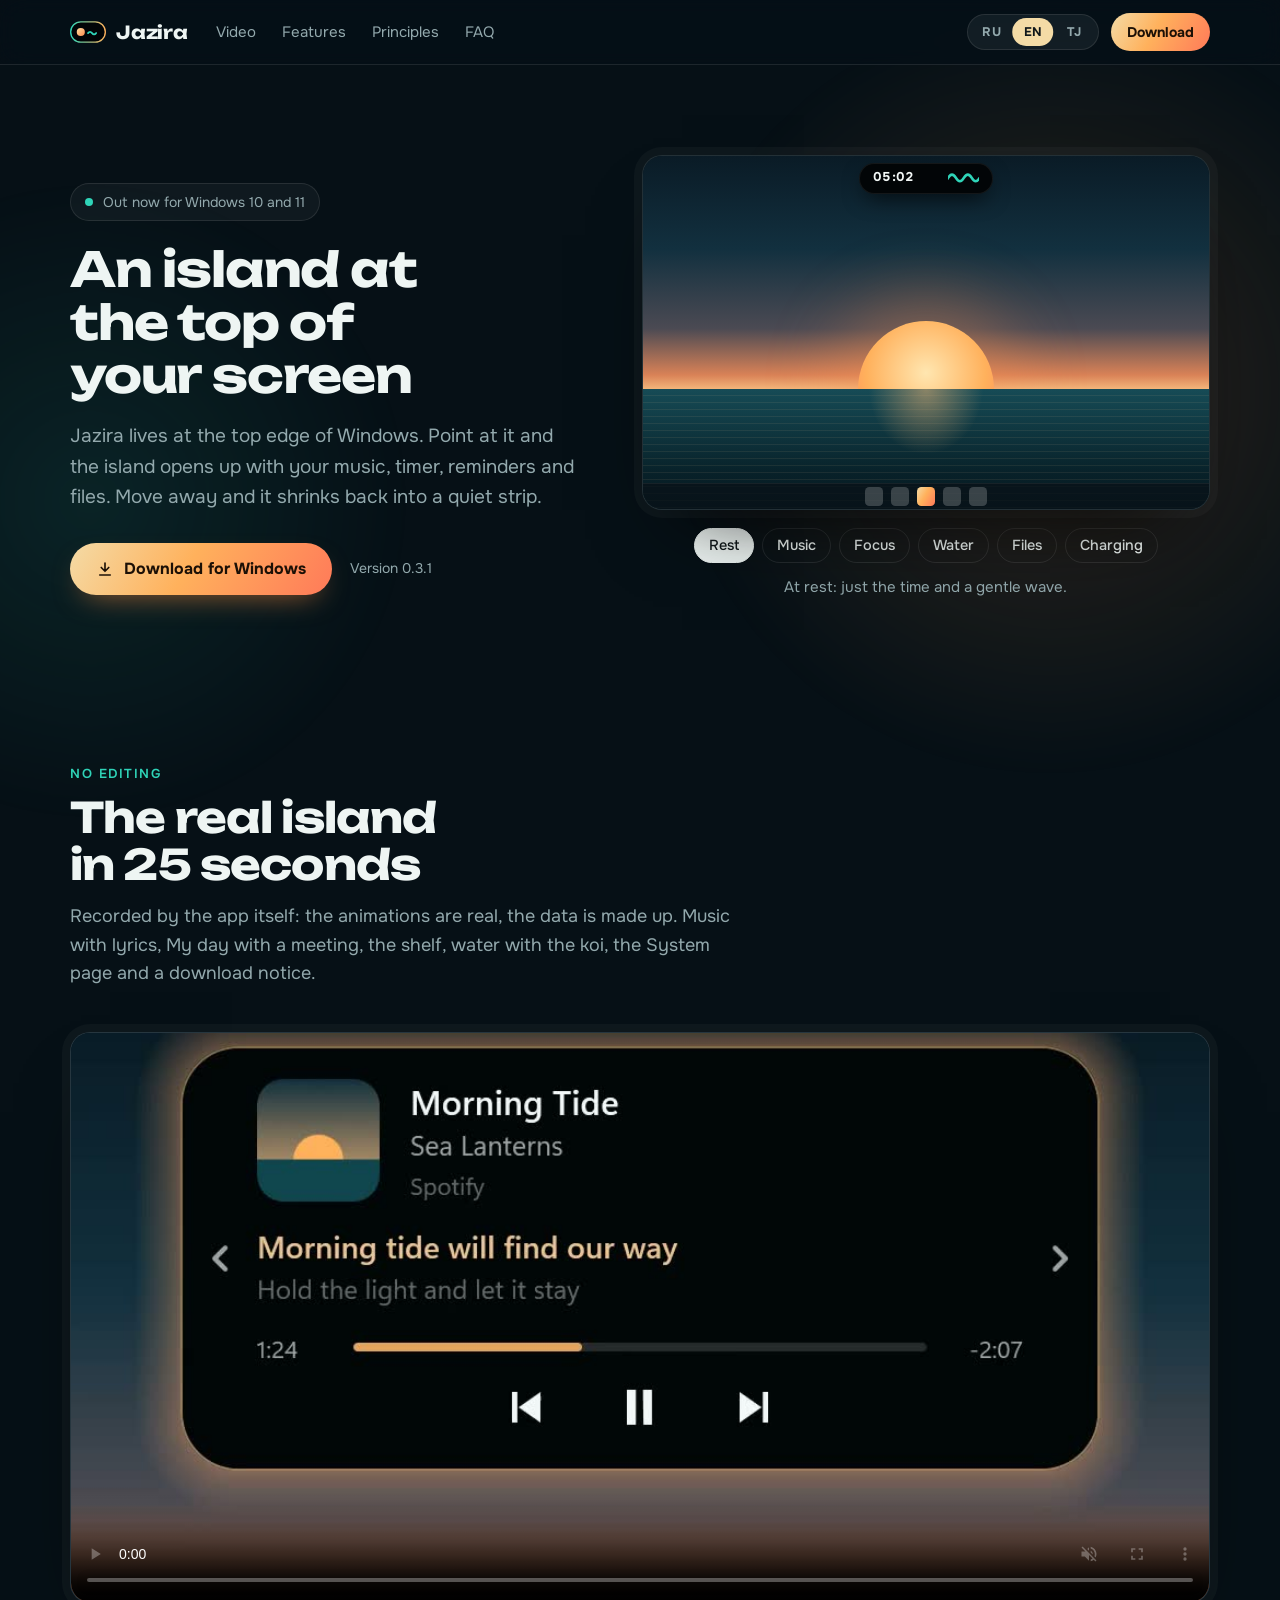
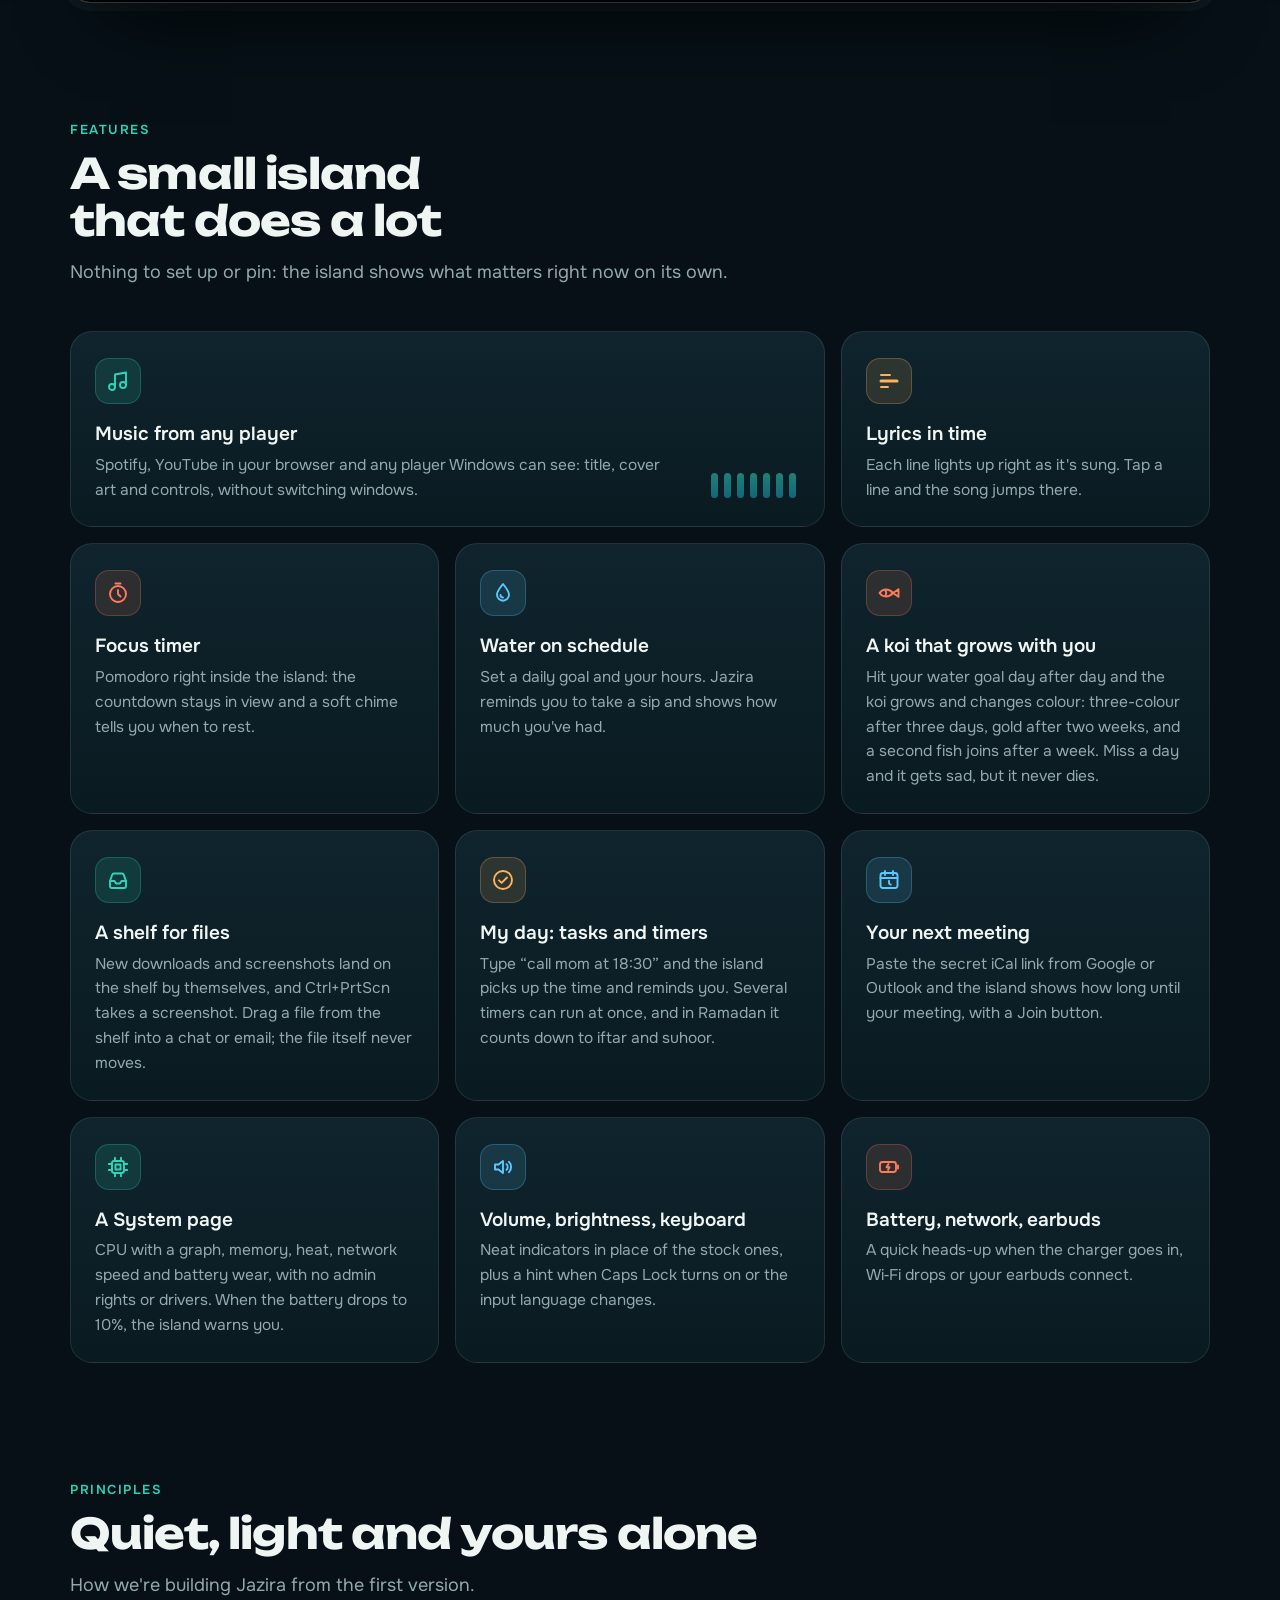
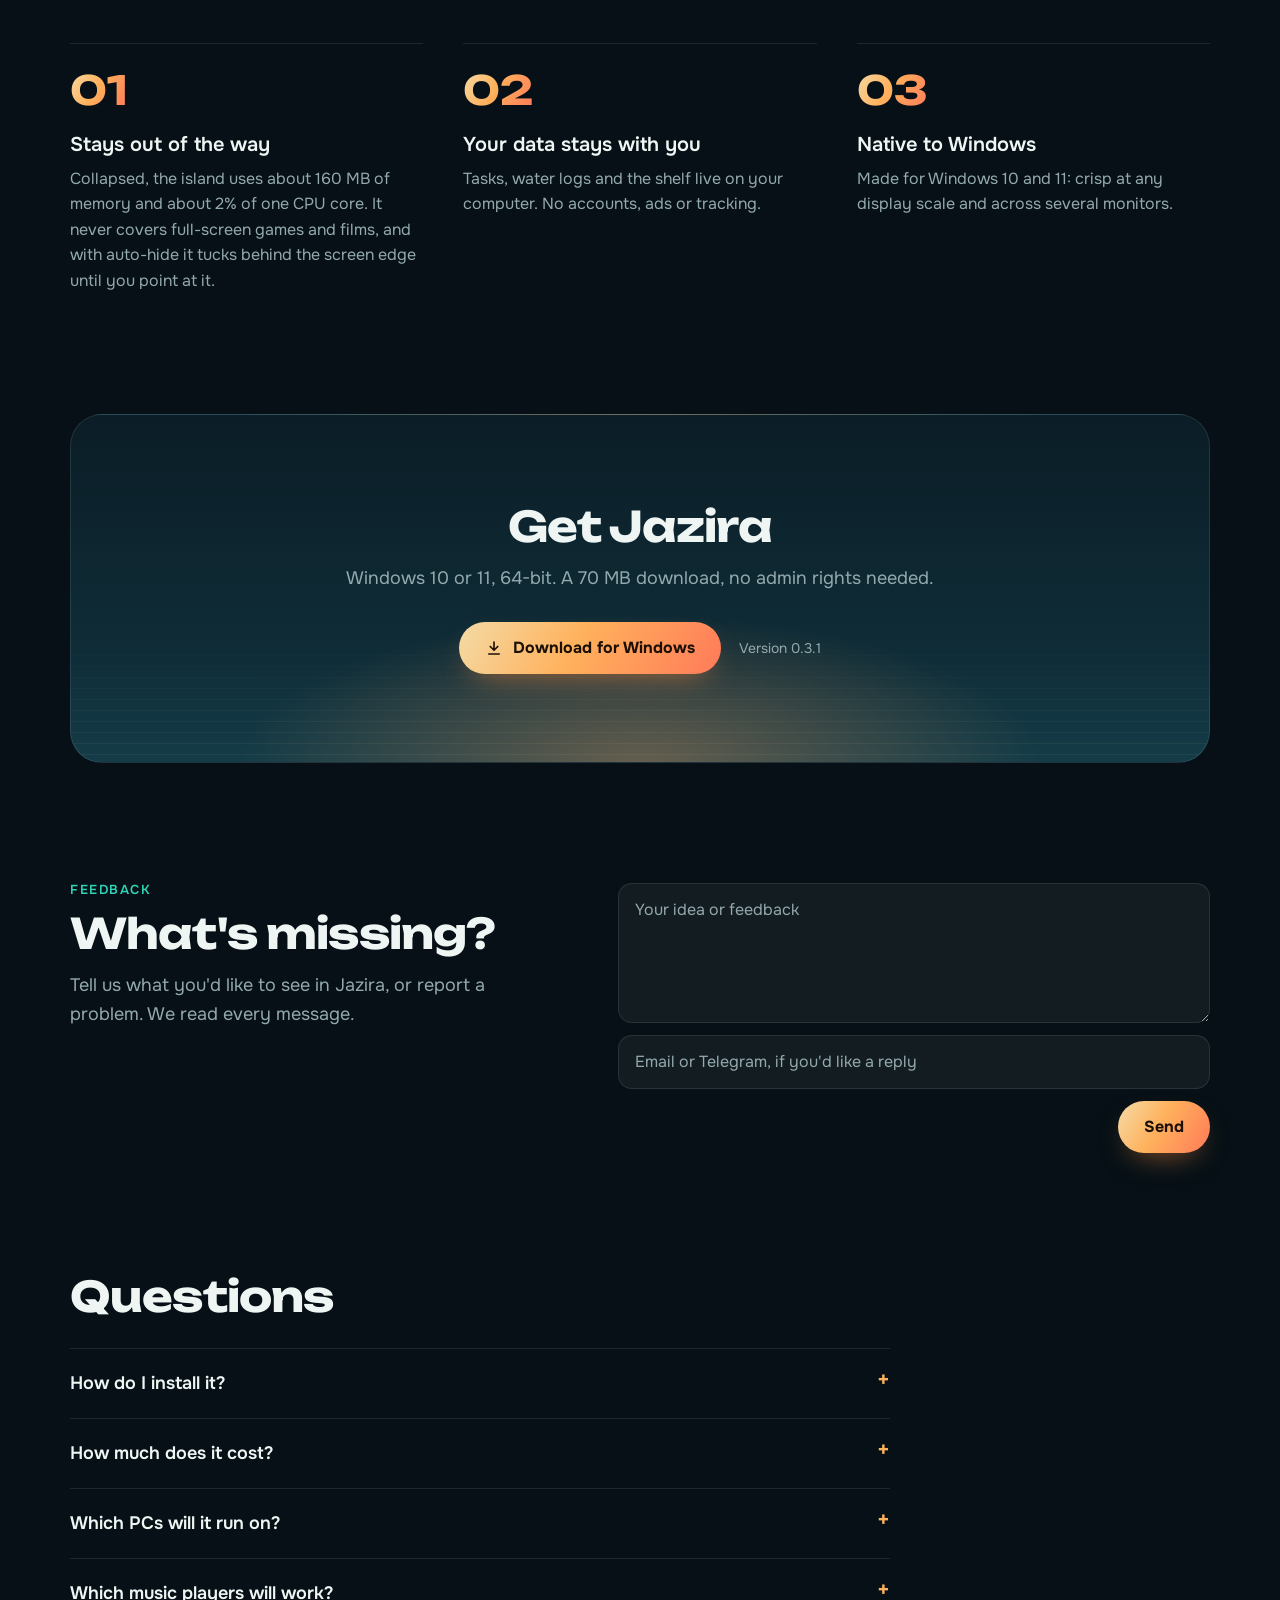
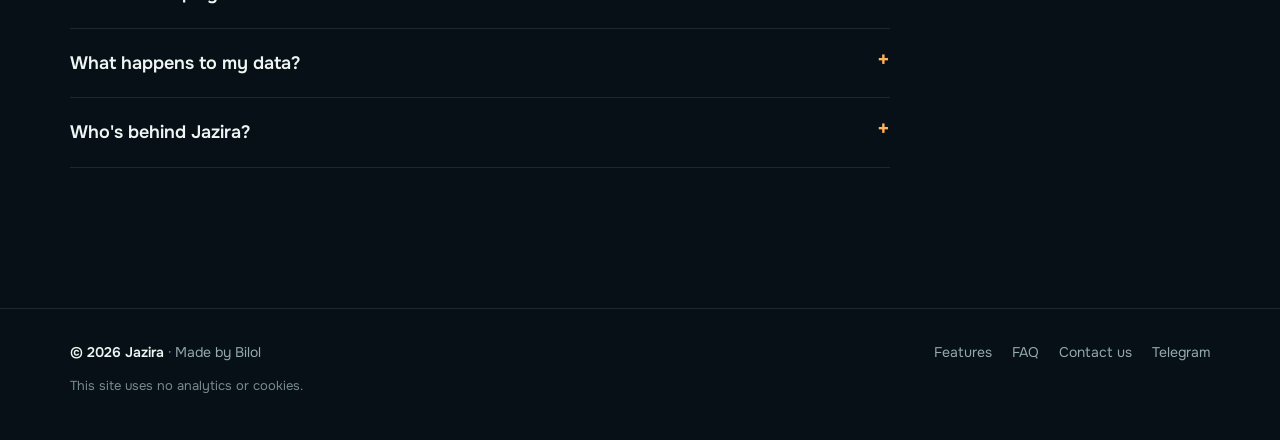
<file: index.html>
<!doctype html>
<html lang="ru">
<head>
<meta charset="utf-8">
<meta name="viewport" content="width=device-width, initial-scale=1, viewport-fit=cover">
<title>Jazira — маленький остров наверху экрана Windows</title>
<meta name="description" content="Jazira превращает верхний край экрана Windows в живой остров: музыка, тексты песен, таймер фокуса, вода, файлы и задачи — всё на расстоянии одного взгляда.">
<meta name="author" content="Bilol">
<meta name="theme-color" content="#061016">
<meta property="og:type" content="website">
<meta property="og:site_name" content="Jazira">
<meta property="og:title" content="Jazira — маленький остров наверху экрана Windows">
<meta property="og:description" content="Музыка, тексты песен, таймер фокуса, вода и файлы — в маленьком острове у верхнего края Windows.">
<!-- Адрес сайта на GitHub Pages. В своей копии замените на свой домен (соцсети берут картинку только по полному адресу) -->
<meta property="og:url" content="https://boboevproject-rgb.github.io/jazira/">
<meta property="og:image" content="https://boboevproject-rgb.github.io/jazira/assets/og.png">
<meta property="og:image:width" content="1200">
<meta property="og:image:height" content="630">
<link rel="canonical" href="https://boboevproject-rgb.github.io/jazira/">
<meta name="twitter:card" content="summary_large_image">
<link rel="icon" href="assets/icon.svg" type="image/svg+xml">
<link rel="icon" href="assets/icon-64.png" type="image/png" sizes="64x64">
<link rel="apple-touch-icon" href="assets/icon-192.png">
<link rel="preconnect" href="https://fonts.googleapis.com">
<link rel="preconnect" href="https://fonts.gstatic.com" crossorigin>
<link rel="stylesheet" href="https://fonts.googleapis.com/css2?family=Onest:wght@400..700&family=Unbounded:wght@500..800&display=swap">
<link rel="stylesheet" href="assets/style.css">
<script src="assets/i18n.js" defer></script>
<script src="assets/main.js" defer></script>
</head>
<body>
<a class="skip" href="#main" data-t="a11y.skip">Перейти к содержанию</a>

<header class="top">
  <div class="wrap top-in">
    <a class="logo" href="#main">
      <svg class="logo-mark" viewBox="0 0 40 24" aria-hidden="true">
        <defs>
          <linearGradient id="lgRim" x1="0" x2="1"><stop offset="0" stop-color="#2fd4b8"/><stop offset="1" stop-color="#ffb15c"/></linearGradient>
          <linearGradient id="lgSun" x1="0" y1="0" x2="1" y2="1"><stop offset="0" stop-color="#ffe0a3"/><stop offset="1" stop-color="#ff8a4c"/></linearGradient>
        </defs>
        <rect x=".75" y=".75" width="38.5" height="22.5" rx="11.25" fill="#020507" stroke="url(#lgRim)" stroke-width="1.5"/>
        <circle cx="12" cy="12" r="4.5" fill="url(#lgSun)"/>
        <path d="M20 13.2c1.5-1.9 3-1.9 4.5 0s3 1.9 4.5 0" fill="none" stroke="#2fd4b8" stroke-width="2" stroke-linecap="round"/>
      </svg>
      <span class="js-brand">Jazira</span>
    </a>
    <nav class="nav" aria-label="Главное меню" data-t-attr="aria-label:nav.label">
      <a href="#video" data-t="nav.video">Видео</a>
      <a href="#features" data-t="nav.features">Возможности</a>
      <a href="#principles" data-t="nav.principles">Принципы</a>
      <a href="#faq" data-t="nav.faq">Вопросы</a>
    </nav>
    <div class="top-r">
      <div class="lang" role="group" aria-label="Язык" data-t-attr="aria-label:lang.label">
        <i class="lang-thumb" aria-hidden="true"></i>
        <button type="button" data-lang="ru" aria-pressed="true">RU</button>
        <button type="button" data-lang="en" aria-pressed="false">EN</button>
        <button type="button" data-lang="tg" aria-pressed="false">TJ</button>
      </div>
      <a class="btn btn-sm top-cta wl-only" href="#waitlist" data-t="nav.join">Записаться</a>
      <a class="btn btn-sm top-cta live-only js-dl" href="#waitlist" data-t="nav.download">Скачать</a>
    </div>
  </div>
</header>

<main id="main">

  <!-- ================= Первый экран ================= -->
  <section class="hero">
    <div class="wrap hero-in">
      <div class="hero-text">
        <span class="badge"><i class="dot" aria-hidden="true"></i><span class="wl-only" data-t="hero.badge">Скоро для Windows 10 и 11</span><span class="live-only" data-t="hero.badge.live">Уже доступно для Windows 10 и 11</span></span>
        <h1 data-t="hero.title">Остров наверху вашего экрана</h1>
        <p class="lede" data-t="hero.lede">Jazira живёт у верхнего края Windows. Наведите курсор — остров раскроется и покажет музыку, таймер, напоминания и файлы. Уберите — и он снова станет тихой полоской.</p>

        <form class="wl wl-only js-wl" novalidate>
          <label class="hp" aria-hidden="true">Website <input type="text" name="website" tabindex="-1" autocomplete="off"></label>
          <div class="wl-row">
            <input type="text" name="contact" maxlength="120" autocomplete="email" required placeholder="Email или Telegram" aria-label="Ваш email или Telegram" data-t-attr="placeholder:wl.ph;aria-label:wl.label">
            <button class="btn" type="submit" data-t="wl.submit">Записаться</button>
          </div>
          <p class="wl-done" role="status" data-t="wl.done">Готово! Вы в списке — напишем, как только Jazira выйдет.</p>
          <p class="wl-msg" aria-live="polite"></p>
          <p class="wl-note" data-t="wl.note">Напишем один раз — в день выхода. Без рассылок.</p>
        </form>
        <p class="early wl-only js-early" hidden>
          <a href="#" target="_blank" rel="noopener"><span data-t="early.link">Попробовать раннюю версию 0.2</span> →</a>
          <span class="early-note" data-t="early.note">Уже работают музыка, таймер фокуса и вода — остальное в следующих версиях.</span>
        </p>

        <div class="cta live-only">
          <a class="btn js-dl" href="#waitlist"><svg viewBox="0 0 24 24" fill="none" stroke="currentColor" stroke-width="2.2" stroke-linecap="round" stroke-linejoin="round" aria-hidden="true"><path d="M12 4v11m-5-5 5 5 5-5M5 20h14"/></svg><span data-t="hero.download">Скачать для Windows</span></a>
          <small data-t="hero.version">Версия 0.3.1</small>
        </div>
      </div>

      <!-- Демо: экран с островом, который сам переключает состояния -->
      <figure class="demo">
        <div class="screen" role="img" aria-label="Демо острова Jazira" data-t-attr="aria-label:demo.label">
          <div class="wall" aria-hidden="true"><i class="sky"></i><i class="sun"></i><i class="sea"></i></div>

          <div class="island" id="island" data-state="idle" aria-hidden="true">
            <div class="st st-idle">
              <b class="js-clock">18:55</b>
              <svg class="wave" viewBox="0 0 24 12"><path d="M-12 6q3-5 6 0t6 0t6 0t6 0t6 0t6 0"/></svg>
            </div>

            <div class="st st-music">
              <span class="cover"><svg viewBox="0 0 24 24"><path d="M9 17.5V6l10-2v11.5"/><circle cx="6.5" cy="17.5" r="2.5"/><circle cx="16.5" cy="15.5" r="2.5"/></svg></span>
              <span class="meta"><b>Morning Tide</b><small>Sea Lanterns</small></span>
              <span class="eq"><i></i><i></i><i></i><i></i></span>
              <span class="prog"><i></i></span>
            </div>

            <div class="st st-focus">
              <svg class="ring" viewBox="0 0 36 36"><circle class="ring-bg" cx="18" cy="18" r="15"/><circle class="ring-fg" cx="18" cy="18" r="15" pathLength="100"/></svg>
              <span class="meta"><small data-t="demo.focus">Фокус</small><b class="js-focus">24:12</b></span>
              <span class="round"><svg viewBox="0 0 24 24"><path d="M9 6v12M15 6v12"/></svg></span>
            </div>

            <div class="st st-water">
              <svg class="drop" viewBox="0 0 24 24"><path d="M12 3c3.6 4.3 6 7.7 6 10.7a6 6 0 0 1-12 0C6 10.7 8.4 7.3 12 3z"/></svg>
              <span class="meta"><b data-t="demo.water.amount">1,2 из 2 л</b><span class="bar"><i></i></span></span>
              <span class="round"><svg viewBox="0 0 24 24"><path d="M12 6v12M6 12h12"/></svg></span>
            </div>

            <div class="st st-files">
              <span class="file"><i class="f-pdf"><span>PDF</span></i><small>report.pdf</small></span>
              <span class="file"><i class="f-img"><svg viewBox="0 0 24 24"><path d="m4 17 5-5 4 4 2-2 5 5"/><circle cx="15.5" cy="8.5" r="1.8"/></svg></i><small>photo.jpg</small></span>
              <span class="file"><i class="f-zip"><span>ZIP</span></i><small>design.zip</small></span>
            </div>

            <div class="st st-charge">
              <span class="bolt"><svg viewBox="0 0 24 24"><path d="M13 3 6 13.5h5L10 21l7-10.5h-5z"/></svg></span>
              <b data-t="demo.charge">Зарядка</b>
              <b class="pct">78%</b>
            </div>
          </div>

          <div class="taskbar" aria-hidden="true"><i></i><i></i><i class="on"></i><i></i><i></i></div>
        </div>

        <div class="chips" role="group" aria-label="Состояния острова" data-t-attr="aria-label:demo.chips">
          <button type="button" data-s="idle" aria-pressed="true" data-t="demo.idle">Покой</button>
          <button type="button" data-s="music" aria-pressed="false" data-t="demo.music">Музыка</button>
          <button type="button" data-s="focus" aria-pressed="false" data-t="demo.focus">Фокус</button>
          <button type="button" data-s="water" aria-pressed="false" data-t="demo.water">Вода</button>
          <button type="button" data-s="files" aria-pressed="false" data-t="demo.files">Файлы</button>
          <button type="button" data-s="charge" aria-pressed="false" data-t="demo.charge">Зарядка</button>
        </div>
        <figcaption class="cap" id="cap" aria-live="polite" data-t="demo.cap.idle">В покое — только время и тихая волна.</figcaption>
      </figure>
    </div>
  </section>

  <!-- ================= Ролик: настоящий остров, снятый самим приложением ================= -->
  <section class="sec" id="video">
    <div class="wrap">
      <div class="sec-head">
        <span class="kicker" data-t="vid.kicker">Без монтажа</span>
        <h2 class="sec-title" data-t="vid.title">Настоящий остров за 25 секунд</h2>
        <p class="sec-lede" data-t="vid.lede">Ролик снят самим приложением: анимации настоящие, данные — для примера. Музыка с текстом песни, «Мой день» со встречей, полка, вода с рыбкой, «Система» и уведомление о скачанном файле.</p>
      </div>
      <figure class="clip">
        <video class="js-clip" src="assets/video/jazira-ru.mp4" poster="assets/video/jazira-ru.jpg" width="1040" height="520"
               muted loop playsinline preload="none" aria-label="Ролик: остров Jazira в работе" data-t-attr="aria-label:vid.label"></video>
      </figure>
    </div>
  </section>

  <!-- ================= Возможности ================= -->
  <section class="sec" id="features">
    <div class="wrap">
      <div class="sec-head">
        <span class="kicker" data-t="nav.features">Возможности</span>
        <h2 class="sec-title" data-t="feat.title">Маленький остров, много дел</h2>
        <p class="sec-lede" data-t="feat.lede">Ничего не нужно настраивать и закреплять: остров сам показывает то, что важно прямо сейчас.</p>
      </div>
      <div class="grid">
        <article class="card wide">
          <span class="ico"><svg viewBox="0 0 24 24"><path d="M9 18V5.5l11-2V16"/><circle cx="6" cy="18" r="3"/><circle cx="17" cy="16" r="3"/></svg></span>
          <h3 data-t="f.music.t">Музыка из любого плеера</h3>
          <p data-t="f.music.d">Spotify, YouTube в браузере и любой плеер, который видит Windows: название, обложка и управление — без переключения окон.</p>
          <span class="card-eq" aria-hidden="true"><i></i><i></i><i></i><i></i><i></i><i></i><i></i></span>
        </article>
        <article class="card">
          <span class="ico warm"><svg viewBox="0 0 24 24"><path d="M4 6h9M4 18h7"/><path d="M4 12h16" stroke-width="3"/></svg></span>
          <h3 data-t="f.lyrics.t">Тексты песен в такт</h3>
          <p data-t="f.lyrics.d">Каждая строчка подсвечивается ровно тогда, когда её поют. Нажмите на строку — песня перемотается к ней.</p>
        </article>
        <article class="card">
          <span class="ico coral"><svg viewBox="0 0 24 24"><circle cx="12" cy="13" r="8"/><path d="M12 9v4l2.5 2.5M9.5 2.5h5"/></svg></span>
          <h3 data-t="f.focus.t">Таймер фокуса</h3>
          <p data-t="f.focus.d">Помодоро прямо в острове: обратный отсчёт всегда на виду, а мягкий сигнал подскажет, когда пора отдохнуть.</p>
        </article>
        <article class="card">
          <span class="ico sky"><svg viewBox="0 0 24 24"><path d="M12 3c3.6 4.3 6 7.7 6 10.7a6 6 0 0 1-12 0C6 10.7 8.4 7.3 12 3z"/><path d="M9.5 14a2.5 2.5 0 0 0 2.5 2.5"/></svg></span>
          <h3 data-t="f.water.t">Вода по расписанию</h3>
          <p data-t="f.water.d">Задайте цель на день и рабочие часы — Jazira напомнит сделать глоток и покажет, сколько уже выпито.</p>
        </article>
        <article class="card">
          <span class="ico coral"><svg viewBox="0 0 24 24"><path d="M2.5 12c3.4-4.6 9.4-4.6 13.5 0-4.1 4.6-10.1 4.6-13.5 0z"/><path d="M16 12l5.5-3.8v7.6z"/><path d="M8.5 9.6c.9 1.4.9 3.4 0 4.8"/></svg></span>
          <h3 data-t="f.koi.t">Рыбка-кои растёт вместе с вами</h3>
          <p data-t="f.koi.d">Пейте норму воды день за днём — кои подрастает и меняет окраску: через три дня она трёхцветная, через две недели золотая, а через неделю появится вторая. Пропустили день — загрустит, но не пропадёт.</p>
        </article>
        <article class="card">
          <span class="ico"><svg viewBox="0 0 24 24"><path d="M4 13 6.2 6.8A2 2 0 0 1 8.1 5.5h7.8a2 2 0 0 1 1.9 1.3L20 13v5a2 2 0 0 1-2 2H6a2 2 0 0 1-2-2z"/><path d="M4 13h4.5l1.5 2.5h4l1.5-2.5H20"/></svg></span>
          <h3 data-t="f.files.t">Полка для файлов</h3>
          <p data-t="f.files.d">Новые скачанные файлы и снимки экрана сами ложатся на полку, а Ctrl+PrtScn снимает экран. Перетащите файл с полки в чат или почту — сам он остаётся на своём месте.</p>
        </article>
        <article class="card">
          <span class="ico warm"><svg viewBox="0 0 24 24"><circle cx="12" cy="12" r="9"/><path d="m8 12.3 2.6 2.6L16 9.5"/></svg></span>
          <h3 data-t="f.tasks.t">«Мой день»: задачи и таймеры</h3>
          <p data-t="f.tasks.d">Напишите «позвонить маме в 18:30» — остров сам поймёт время и напомнит. Можно запустить несколько таймеров сразу, а в Рамазан — видеть отсчёт до ифтара и сухура.</p>
        </article>
        <article class="card">
          <span class="ico sky"><svg viewBox="0 0 24 24"><rect x="3.5" y="5" width="17" height="15" rx="2.5"/><path d="M3.5 10h17M8 3v4M16 3v4"/><path d="M12 12.8v2.7l1.8 1.1"/></svg></span>
          <h3 data-t="f.meet.t">Ближайшая встреча</h3>
          <p data-t="f.meet.d">Вставьте секретную iCal-ссылку Google или Outlook — остров покажет, сколько осталось до встречи, и кнопку «Подключиться».</p>
        </article>
        <article class="card">
          <span class="ico"><svg viewBox="0 0 24 24"><rect x="6" y="6" width="12" height="12" rx="2.2"/><path d="M9.5 9.5h5v5h-5z"/><path d="M9 2.8V6M15 2.8V6M9 18v3.2M15 18v3.2M2.8 9H6M2.8 15H6M18 9h3.2M18 15h3.2"/></svg></span>
          <h3 data-t="f.sys.t">Страница «Система»</h3>
          <p data-t="f.sys.d">Процессор с графиком, память, нагрев, скорость сети и износ батареи — без прав администратора и драйверов. Когда заряда останется 10 %, остров предупредит.</p>
        </article>
        <article class="card">
          <span class="ico sky"><svg viewBox="0 0 24 24"><path d="M4 9.5h3.5L12 6v12l-4.5-3.5H4z"/><path d="M15.5 9.2a4 4 0 0 1 0 5.6M18 6.8a7.5 7.5 0 0 1 0 10.4"/></svg></span>
          <h3 data-t="f.keys.t">Громкость, яркость, раскладка</h3>
          <p data-t="f.keys.d">Аккуратные индикаторы вместо стандартных и подсказка, когда включился Caps Lock или сменился язык ввода.</p>
        </article>
        <article class="card">
          <span class="ico coral"><svg viewBox="0 0 24 24"><rect x="3" y="7" width="16" height="10" rx="2.5"/><path d="M21 10.5v3M11.5 9 9.5 12.2h3L11 15"/></svg></span>
          <h3 data-t="f.status.t">Батарея, сеть, наушники</h3>
          <p data-t="f.status.d">Короткое уведомление, когда подключили зарядку, пропал Wi‑Fi или подключились наушники.</p>
        </article>
      </div>
    </div>
  </section>

  <!-- ================= Принципы ================= -->
  <section class="sec" id="principles">
    <div class="wrap">
      <div class="sec-head">
        <span class="kicker" data-t="nav.principles">Принципы</span>
        <h2 class="sec-title" data-t="pr.title">Тихий, лёгкий и только ваш</h2>
        <p class="sec-lede" data-t="pr.lede">Так мы делаем Jazira с первой версии.</p>
      </div>
      <div class="pr">
        <div class="pr-item">
          <span class="pr-num">01</span>
          <h3 data-t="pr1.t">Не мешает работать</h3>
          <p data-t="pr1.d">Свёрнутый остров занимает около 160 МБ памяти и около 2 % одного ядра процессора. Игры и фильмы во весь экран он не перекрывает, а с автоскрытием прячется за край экрана, пока вы не подведёте к нему курсор.</p>
        </div>
        <div class="pr-item">
          <span class="pr-num">02</span>
          <h3 data-t="pr2.t">Данные остаются у вас</h3>
          <p data-t="pr2.d">Задачи, вода и полка хранятся на вашем компьютере. Без аккаунтов, рекламы и слежки.</p>
        </div>
        <div class="pr-item">
          <span class="pr-num">03</span>
          <h3 data-t="pr3.t">Родной для Windows</h3>
          <p data-t="pr3.d">Сделан под Windows 10 и 11: чёткий при любом масштабе экрана и на нескольких мониторах.</p>
        </div>
      </div>
    </div>
  </section>

  <!-- ================= Лист ожидания (после релиза — скачивание) ================= -->
  <section class="sec" id="waitlist">
    <div class="wrap">
      <div class="horizon">
        <span class="kicker wl-only" data-t="wls.kicker">Лист ожидания</span>
        <h2 class="sec-title wl-only" data-t="wls.title">Будьте первыми на острове</h2>
        <h2 class="sec-title live-only" data-t="wls.title.live">Скачайте Jazira</h2>
        <p class="sec-lede wl-only" data-t="wls.lede">Оставьте email или Telegram — пришлём ссылку в день выхода первой версии.</p>
        <p class="sec-lede live-only" data-t="wls.lede.live">Windows 10 или 11, 64 бита. Архив 70 МБ, права администратора не нужны.</p>

        <form class="wl wl-only js-wl" novalidate>
          <label class="hp" aria-hidden="true">Website <input type="text" name="website" tabindex="-1" autocomplete="off"></label>
          <div class="wl-row">
            <input type="text" name="contact" maxlength="120" autocomplete="email" required placeholder="Email или Telegram" aria-label="Ваш email или Telegram" data-t-attr="placeholder:wl.ph;aria-label:wl.label">
            <button class="btn" type="submit" data-t="wl.submit">Записаться</button>
          </div>
          <p class="wl-done" role="status" data-t="wl.done">Готово! Вы в списке — напишем, как только Jazira выйдет.</p>
          <p class="wl-msg" aria-live="polite"></p>
          <p class="wl-note" data-t="wl.note">Напишем один раз — в день выхода. Без рассылок.</p>
        </form>
        <p class="early wl-only js-early" hidden>
          <a href="#" target="_blank" rel="noopener"><span data-t="early.link">Попробовать раннюю версию 0.2</span> →</a>
          <span class="early-note" data-t="early.note">Уже работают музыка, таймер фокуса и вода — остальное в следующих версиях.</span>
        </p>

        <div class="cta live-only">
          <a class="btn js-dl" href="#waitlist"><svg viewBox="0 0 24 24" fill="none" stroke="currentColor" stroke-width="2.2" stroke-linecap="round" stroke-linejoin="round" aria-hidden="true"><path d="M12 4v11m-5-5 5 5 5-5M5 20h14"/></svg><span data-t="hero.download">Скачать для Windows</span></a>
          <small data-t="hero.version">Версия 0.3.1</small>
        </div>
      </div>
    </div>
  </section>

  <!-- ================= Обратная связь ================= -->
  <section class="sec" id="feedback">
    <div class="wrap fb">
      <div>
        <span class="kicker" data-t="fb.kicker">Обратная связь</span>
        <h2 class="sec-title" data-t="fb.title">Чего не хватает?</h2>
        <p class="sec-lede" data-t="fb.lede">Расскажите, что вы хотели бы видеть в Jazira, или напишите о проблеме. Мы читаем каждое сообщение.</p>
      </div>
      <form class="js-fb" novalidate>
        <label class="hp" aria-hidden="true">Website <input type="text" name="website" tabindex="-1" autocomplete="off"></label>
        <textarea class="field" name="msg" maxlength="1500" required placeholder="Ваша идея или отзыв" aria-label="Ваша идея или отзыв" data-t-attr="placeholder:fb.msg.ph;aria-label:fb.msg.ph"></textarea>
        <input class="field" type="text" name="contact" maxlength="120" autocomplete="email" placeholder="Email или Telegram — если хотите ответ" aria-label="Контакт, необязательно" data-t-attr="placeholder:fb.contact.ph;aria-label:fb.contact.label">
        <div class="fb-row">
          <p class="fb-msg" aria-live="polite"></p>
          <button class="btn" type="submit" data-t="fb.submit">Отправить</button>
        </div>
      </form>
    </div>
  </section>

  <!-- ================= Вопросы ================= -->
  <section class="sec" id="faq">
    <div class="wrap faq">
      <h2 class="sec-title" data-t="faq.title">Вопросы</h2>
      <details><summary data-t="faq.q1">Как установить?</summary><p data-t="faq.a1">Скачайте архив, распакуйте его и запустите install.bat — права администратора не нужны. Приложение пока без цифровой подписи, поэтому Windows может предупредить: нажмите «Подробнее» → «Выполнить в любом случае». Дальше Jazira обновляется сама.</p></details>
      <details><summary data-t="faq.q2">Сколько это стоит?</summary><p data-t="faq.a2">Сейчас Jazira бесплатна, а её исходный код открыт на <a href="https://github.com/boboevproject-rgb/jazira" target="_blank" rel="noopener">GitHub</a> по лицензии MIT.</p></details>
      <details><summary data-t="faq.q3">На каких компьютерах заработает?</summary><p data-t="faq.a3">На Windows 10 и Windows 11, 64 бита.</p></details>
      <details><summary data-t="faq.q4">Какие плееры поддерживаются?</summary><p data-t="faq.a4">Любые, что появляются в системном управлении музыкой Windows: Spotify, браузеры с YouTube и Яндекс Музыкой, Windows Media Player и другие.</p></details>
      <details><summary data-t="faq.q5">Что будет с моими данными?</summary><p data-t="faq.a5">Приложение хранит всё на вашем компьютере, а в интернет ходит только за текстами песен, погодой, курсом сомони и обновлениями — отправляя туда лишь название песни, город и дату. Календарь — только если вы сами вставили ссылку. С этого сайта к нам попадает только то, что вы отправили через форму, и мы используем это лишь для ответа.</p></details>
      <details><summary data-t="faq.q6">Кто делает Jazira?</summary><p data-t="faq.a6">Bilol. Если есть вопрос, идея или хотите помочь — напишите через <a href="#feedback">форму обратной связи</a>.</p></details>
    </div>
  </section>
</main>

<footer class="foot">
  <div class="wrap foot-in">
    <p class="foot-brand"><b>© <span class="js-year">2026</span> <span class="js-brand">Jazira</span></b> · <span data-t="foot.made">Сделано Bilol</span></p>
    <nav class="foot-nav" aria-label="Ссылки" data-t-attr="aria-label:foot.nav">
      <a href="#features" data-t="nav.features">Возможности</a>
      <a href="#faq" data-t="nav.faq">Вопросы</a>
      <a href="#feedback" data-t="foot.feedback">Написать нам</a>
      <a class="js-tg" href="#" target="_blank" rel="noopener" hidden>Telegram</a>
    </nav>
    <p class="foot-note" data-t="foot.privacy">Сайт не использует аналитику и cookie.</p>
  </div>
</footer>
</body>
</html>
</file>
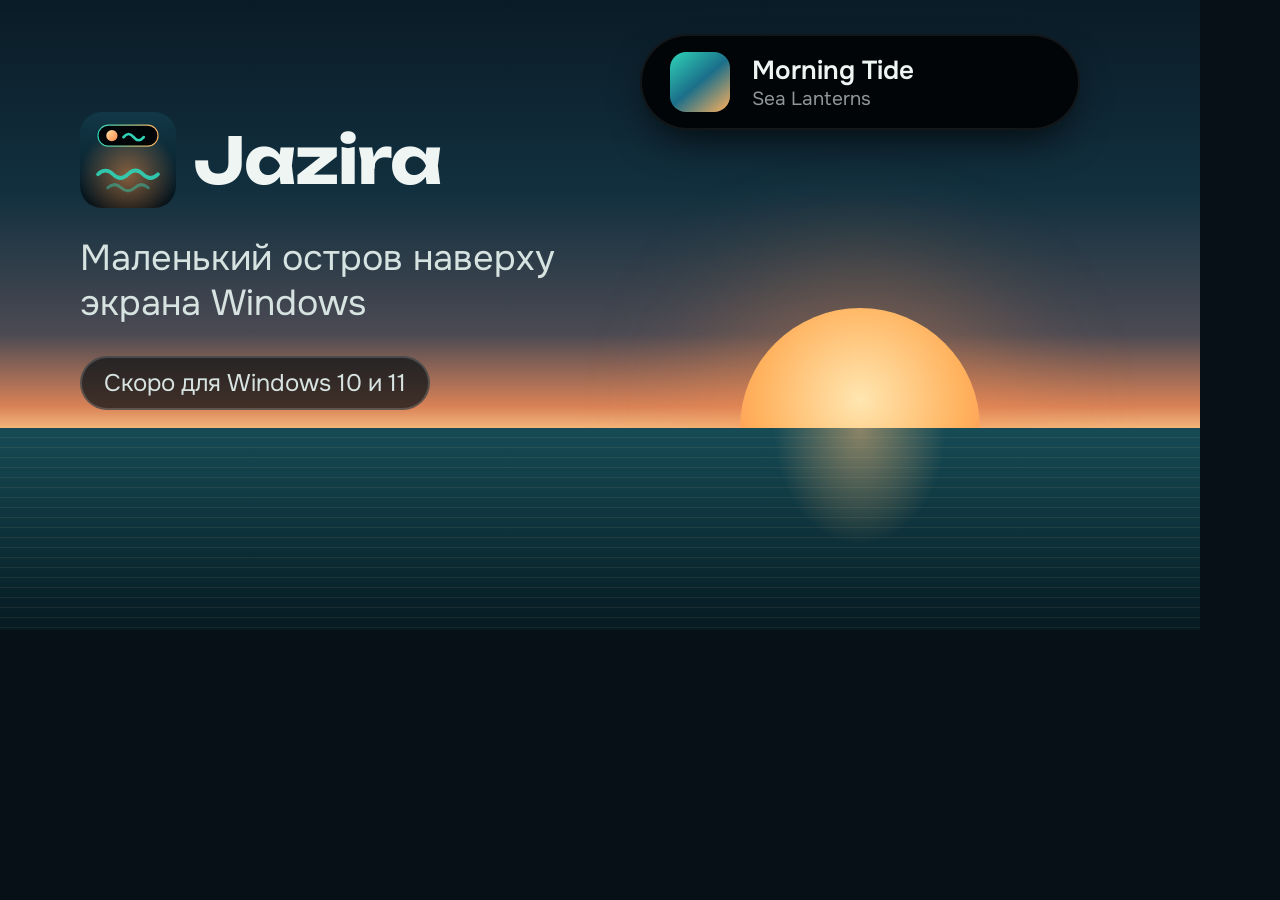
<file: tools/og.html>
<!doctype html>
<!-- Шаблон картинки для соцсетей 1200×630. PNG собирает tools/render_assets.py -->
<html lang="ru">
<head>
<meta charset="utf-8">
<link rel="stylesheet" href="https://fonts.googleapis.com/css2?family=Onest:wght@400..600&family=Unbounded:wght@700&display=swap">
<style>
  html, body { margin: 0; width: 1200px; height: 630px; overflow: hidden; }
  body { position: relative; background: #061016; color: #eef5f3; font-family: "Onest", sans-serif; }
  .sky { position: absolute; inset: 0 0 32% 0; background: linear-gradient(180deg, #0a1b26 0%, #12303f 45%, #4b4a53 78%, #d98257 95%, #f3b57a 100%); }
  .sun { position: absolute; left: 860px; top: 428px; width: 240px; height: 240px; border-radius: 50%; transform: translate(-50%, -50%);
    background: radial-gradient(circle at 50% 38%, #ffe6b0, #ffb15c 55%, #ff7a59); box-shadow: 0 0 120px 40px rgba(255, 150, 80, .3); }
  .sea { position: absolute; inset: 68% 0 0 0;
    background: radial-gradient(10% 80% at 860px 0, rgba(255, 190, 120, .5), transparent 72%),
      repeating-linear-gradient(180deg, transparent 0 9px, rgba(255, 205, 150, .08) 9px 10px), linear-gradient(180deg, #164b56, #061a21); }
  .island { position: absolute; left: 860px; top: 34px; transform: translateX(-50%); width: 380px; height: 96px; border-radius: 48px;
    background: #020507; box-shadow: 0 18px 40px -12px rgba(0, 0, 0, .8), inset 0 0 0 2px rgba(255, 255, 255, .07);
    display: flex; align-items: center; gap: 22px; padding: 0 30px; font-size: 26px; font-weight: 600; }
  .island .cover { width: 60px; height: 60px; border-radius: 16px; background: linear-gradient(140deg, #2fd4b8, #1b6f8a 50%, #ffb15c); }
  .island small { display: block; font-size: 19px; font-weight: 400; color: rgba(242, 247, 246, .6); }
  .text { position: absolute; left: 80px; top: 112px; width: 560px; }
  .logo { display: flex; align-items: center; gap: 18px; font: 700 64px/1 "Unbounded", sans-serif; letter-spacing: -.02em; }
  .logo img { width: 96px; height: 96px; }
  p { margin: 28px 0 0; font-size: 36px; line-height: 1.25; color: #d6e3e1; }
  .soon { display: inline-block; margin-top: 30px; padding: 10px 22px; border-radius: 999px; border: 2px solid rgba(238, 245, 243, .18); background: rgba(6, 16, 22, .72); color: #d6e3e1; font-size: 24px; }
</style>
</head>
<body>
  <div class="sky"></div><div class="sun"></div><div class="sea"></div>
  <div class="island"><span class="cover"></span><span>Morning Tide<small>Sea Lanterns</small></span></div>
  <div class="text">
    <div class="logo"><img src="../assets/icon.svg" alt="">Jazira</div>
    <p>Маленький остров наверху экрана Windows</p>
    <span class="soon">Скоро для Windows 10 и 11</span>
  </div>
</body>
</html>
</file>
<file: assets/style.css>
/* Jazira — стили лендинга. Тёмная тема «ночное море и закат». */

/* ===== Токены ===== */
:root {
  color-scheme: dark;
  --bg: #061016;
  --panel: #0a1a21;
  --panel-2: #0f242d;
  --ink: #eef5f3;
  --mist: #93a9ad;
  --line: rgba(238, 245, 243, .1);
  --lagoon: #2fd4b8;
  --sky: #5cc8ff;
  --sand: #f4dba6;
  --sun: #ffb15c;
  --coral: #ff7a59;
  --sunset: linear-gradient(120deg, var(--sand), var(--sun) 45%, var(--coral));
  --display: "Unbounded", "Segoe UI", system-ui, sans-serif;
  --text: "Onest", "Segoe UI", system-ui, sans-serif;
  --spring: cubic-bezier(.34, 1.36, .5, 1);
  --gutter: clamp(16px, 4vw, 32px);
}
* { box-sizing: border-box; }
html { scroll-behavior: smooth; -webkit-text-size-adjust: 100%; }
body {
  margin: 0; background: var(--bg); color: var(--ink);
  font: 17px/1.6 var(--text); -webkit-font-smoothing: antialiased; overflow-x: clip;
}
[hidden] { display: none !important; }
a { color: inherit; }
:focus-visible { outline: 2px solid var(--sand); outline-offset: 3px; border-radius: 8px; }
.wrap { width: min(1140px, 100% - 2 * var(--gutter)); margin-inline: auto; }
section[id] { scroll-margin-top: 72px; }

/* Режимы сайта: до релиза — лист ожидания, после — скачивание (класс .live на body) */
body:not(.live) .live-only, body.live .wl-only { display: none !important; }

.skip { position: absolute; left: -9999px; top: 12px; z-index: 100; padding: 8px 14px; border-radius: 10px; background: var(--ink); color: var(--bg); text-decoration: none; font-weight: 600; }
.skip:focus { left: 16px; }

/* ===== Кнопки ===== */
.btn {
  display: inline-flex; align-items: center; justify-content: center; gap: 10px;
  height: 52px; padding: 0 26px; border: 0; border-radius: 999px; cursor: pointer;
  background: var(--sunset); color: #1c1006; font: 700 16px/1 var(--text); text-decoration: none; white-space: nowrap;
  box-shadow: 0 12px 30px -14px rgba(255, 138, 61, .7);
  transition: transform .25s var(--spring), box-shadow .25s, opacity .2s;
}
.btn:hover { transform: translateY(-2px); box-shadow: 0 16px 36px -14px rgba(255, 138, 61, .85); }
.btn:disabled { opacity: .6; cursor: default; transform: none; }
.btn svg { width: 18px; height: 18px; flex: none; }
.btn-sm { height: 38px; padding: 0 16px; font-size: 14px; box-shadow: none; }

/* ===== Шапка ===== */
.top {
  position: sticky; top: 0; z-index: 30;
  background: rgba(6, 16, 22, .74); border-bottom: 1px solid var(--line);
  -webkit-backdrop-filter: blur(14px) saturate(140%); backdrop-filter: blur(14px) saturate(140%);
}
.top-in { display: flex; align-items: center; gap: 28px; height: 64px; }
.logo { display: flex; align-items: center; gap: 10px; color: var(--ink); text-decoration: none; font: 700 18px/1 var(--display); letter-spacing: -.01em; }
.logo-mark { width: 36px; height: 22px; flex: none; }
.nav { display: flex; gap: 26px; }
.nav a { color: var(--mist); text-decoration: none; font-size: 15px; transition: color .2s; }
.nav a:hover { color: var(--ink); }
.top-r { margin-left: auto; display: flex; align-items: center; gap: 12px; }

/* Переключатель языка: три кнопки и бегунок, позицию задаёт --i из main.js */
.lang {
  --i: 0;
  position: relative; display: grid; grid-template-columns: repeat(3, 1fr); padding: 3px; border-radius: 999px;
  background: rgba(238, 245, 243, .06); border: 1px solid var(--line);
}
.lang button {
  position: relative; z-index: 1; border: 0; background: none; cursor: pointer; border-radius: 999px;
  padding: 8px 11px; color: var(--mist); font: 700 12.5px/1 var(--text); letter-spacing: .05em; transition: color .25s;
}
.lang button[aria-pressed="true"] { color: #10171a; }
.lang-thumb {
  position: absolute; top: 3px; bottom: 3px; left: 3px; width: calc((100% - 6px) / 3); border-radius: 999px;
  background: var(--sand); transform: translateX(calc(var(--i) * 100%)); transition: transform .45s var(--spring);
}
@media (max-width: 820px) { .nav { display: none; } }
@media (max-width: 440px) { .top-cta { display: none !important; } .top-in { gap: 12px; } }

/* ===== Первый экран ===== */
/* clip, а не hidden: свечение не даёт горизонтальной прокрутки, но секция не становится областью прокрутки */
.hero { position: relative; overflow-x: clip; padding: clamp(44px, 7vw, 92px) 0 24px; }
.hero::before, .hero::after { content: ""; position: absolute; pointer-events: none; border-radius: 50%; filter: blur(10px); }
.hero::before { right: -12%; top: -10%; width: 60%; aspect-ratio: 1; background: radial-gradient(closest-side, rgba(255, 154, 77, .16), transparent); }
.hero::after { left: -18%; top: 20%; width: 50%; aspect-ratio: 1; background: radial-gradient(closest-side, rgba(47, 212, 184, .1), transparent); }
.hero-in { position: relative; z-index: 1; display: grid; grid-template-columns: minmax(0, 1fr) minmax(0, 1.12fr); gap: clamp(32px, 5vw, 64px); align-items: center; }
@media (max-width: 980px) { .hero-in { grid-template-columns: 1fr; } }

.badge { display: inline-flex; align-items: center; gap: 10px; padding: 7px 14px; border-radius: 999px; border: 1px solid var(--line); background: rgba(238, 245, 243, .04); color: var(--mist); font-size: 14px; }
.badge .dot { width: 8px; height: 8px; border-radius: 50%; background: var(--lagoon); animation: pulse 2.4s ease-in-out infinite; }
h1 { margin: 22px 0 0; font: 700 clamp(30px, 3.9vw, 48px)/1.1 var(--display); letter-spacing: -.025em; text-wrap: balance; }
.lede { margin: 20px 0 0; max-width: 34em; color: var(--mist); font-size: clamp(17px, 1.5vw, 19px); }
.cta { margin-top: 30px; display: flex; flex-wrap: wrap; align-items: center; gap: 12px 18px; }
.cta small { color: var(--mist); font-size: 14px; }

/* ===== Форма листа ожидания ===== */
.wl { margin-top: 30px; max-width: 480px; }
.wl-row {
  display: flex; gap: 6px; padding: 6px; border-radius: 999px;
  background: rgba(238, 245, 243, .06); border: 1px solid var(--line); transition: border-color .2s;
}
.wl-row:focus-within { border-color: rgba(244, 219, 166, .45); }
.wl-row input { flex: 1; min-width: 0; height: 46px; padding: 0 18px; border: 0; outline: 0; background: transparent; color: var(--ink); font: 16px var(--text); }
.wl-row input::placeholder { color: var(--mist); }
.wl-row .btn { height: 46px; padding: 0 22px; box-shadow: none; }
.wl-msg { margin: 10px 6px 0; color: var(--mist); font-size: 14.5px; }
.wl-msg:empty { display: none; }
.wl-msg.err { color: #ff9b8a; }
.wl-note { margin: 10px 6px 0; color: var(--mist); font-size: 13.5px; opacity: .85; }
.wl-done { display: none; margin: 0; padding: 14px 20px 14px 46px; border-radius: 22px; position: relative; background: rgba(47, 212, 184, .12); color: #9ff3df; font-weight: 600; }
.wl-done::before { content: ""; position: absolute; left: 18px; top: 50%; width: 16px; height: 9px; margin-top: -7px; border: solid currentColor; border-width: 0 0 2.5px 2.5px; transform: rotate(-45deg); }
.wl.joined .wl-row, .wl.joined .wl-note, .wl.joined .wl-msg { display: none; }
.wl.joined .wl-done { display: block; }

/* Ссылка на раннюю версию под формой листа ожидания */
.early { margin: 16px 6px 0; font-size: 15px; }
.early a { color: var(--sand); font-weight: 600; text-decoration: none; border-bottom: 1px solid rgba(244, 219, 166, .35); transition: border-color .2s; }
.early a:hover { border-color: var(--sand); }
.early-note { display: block; margin-top: 4px; color: var(--mist); font-size: 13px; }
.horizon .early { text-align: center; }
@media (max-width: 480px) {
  .wl-row { flex-direction: column; border-radius: 24px; padding: 8px; }
  .wl-row input { text-align: center; }
  .wl-row .btn { width: 100%; }
}

/* Ловушка для ботов: поле не видно людям, но его заполняют спам-скрипты */
.hp { position: absolute; left: -9999px; width: 1px; height: 1px; overflow: hidden; opacity: 0; }

/* ===== Демо: экран с островом ===== */
.demo { margin: 0; }
.screen {
  position: relative; aspect-ratio: 16 / 10; border-radius: 20px; overflow: hidden; container-type: inline-size;
  background: #07141b; border: 1px solid rgba(238, 245, 243, .12);
  box-shadow: 0 40px 80px -40px rgba(0, 0, 0, .9), 0 0 0 8px rgba(238, 245, 243, .03);
}
.wall, .wall i { position: absolute; display: block; }
.wall { inset: 0; }
.sky { inset: 0 0 34% 0; background: linear-gradient(180deg, #0a1b26 0%, #12303f 40%, #4b4a53 74%, #d98257 94%, #f3b57a 100%); }
.sun {
  left: 50%; top: 66%; width: 24%; aspect-ratio: 1; border-radius: 50%; transform: translate(-50%, -50%);
  background: radial-gradient(circle at 50% 38%, #ffe6b0, #ffb15c 55%, #ff7a59); box-shadow: 0 0 70px 24px rgba(255, 150, 80, .32);
}
.sea {
  inset: 66% 0 0 0;
  background:
    radial-gradient(14% 75% at 50% 0, rgba(255, 190, 120, .5), transparent 72%),
    repeating-linear-gradient(180deg, transparent 0 6px, rgba(255, 205, 150, .08) 6px 7px),
    linear-gradient(180deg, #164b56, #082129 70%, #061a21);
}
.taskbar {
  position: absolute; left: 0; right: 0; bottom: 0; height: 7.5%;
  display: flex; justify-content: center; align-items: center; gap: 1.4%;
  background: rgba(8, 18, 24, .76); border-top: 1px solid rgba(255, 255, 255, .06);
}
.taskbar i { width: 3.2%; aspect-ratio: 1; border-radius: 24%; background: rgba(255, 255, 255, .2); }
.taskbar i.on { background: var(--sunset); }

/* Остров: размер задаёт состояние, содержимое проявляется после того, как форма «доехала».
   Единица — em: шрифт острова растёт вместе с шириной экрана (cqw). */
.island {
  --w: 11em; --h: 2.5em; --r: 1.25em;
  position: absolute; top: 2%; left: 50%; transform: translateX(-50%); overflow: hidden;
  width: var(--w); height: var(--h); border-radius: var(--r);
  font: 500 clamp(7px, 2.15cqw, 14px)/1.25 var(--text); color: #f2f7f6;
  background: #020507; box-shadow: 0 .7em 1.8em -.5em rgba(0, 0, 0, .75), inset 0 0 0 1px rgba(255, 255, 255, .07);
  transition: width .6s var(--spring), height .6s var(--spring), border-radius .6s var(--spring);
}
.island[data-state="music"] { --w: 25em; --h: 6.4em; --r: 2em; }
.island[data-state="focus"] { --w: 20em; --h: 4.2em; --r: 2.1em; }
.island[data-state="water"] { --w: 21em; --h: 4.2em; --r: 2.1em; }
.island[data-state="files"] { --w: 24em; --h: 6.2em; --r: 2em; }
.island[data-state="charge"] { --w: 16em; --h: 2.8em; --r: 1.4em; }

.st { position: absolute; inset: 0; display: flex; align-items: center; gap: .8em; padding: 0 1.15em; opacity: 0; pointer-events: none; transition: opacity .15s ease; white-space: nowrap; }
.island[data-state="idle"] .st-idle,
.island[data-state="music"] .st-music,
.island[data-state="focus"] .st-focus,
.island[data-state="water"] .st-water,
.island[data-state="files"] .st-files,
.island[data-state="charge"] .st-charge { opacity: 1; transition: opacity .35s ease .25s; }
.st svg { flex: none; }
.st .meta { display: flex; flex-direction: column; min-width: 0; }
.st .meta small { color: rgba(242, 247, 246, .6); font-size: .82em; }
.round { margin-left: auto; width: 2.2em; height: 2.2em; border-radius: 50%; display: grid; place-items: center; background: rgba(255, 255, 255, .12); }
.round svg { width: 1.1em; height: 1.1em; fill: none; stroke: #fff; stroke-width: 2.6; stroke-linecap: round; }

.st-idle { justify-content: space-between; }
.st-idle b { font-size: 1.05em; font-variant-numeric: tabular-nums; letter-spacing: .02em; }
.wave { width: 2.6em; height: 1.3em; }
.wave path { fill: none; stroke: var(--lagoon); stroke-width: 2; stroke-linecap: round; animation: wave 1.6s linear infinite; }

.st-music { display: grid; grid-template-columns: auto minmax(0, 1fr) auto; grid-template-rows: 1fr auto; column-gap: .9em; row-gap: .55em; padding: .95em 1.35em 1em; }
.cover { width: 3.2em; height: 3.2em; border-radius: .8em; display: grid; place-items: center; background: linear-gradient(140deg, var(--lagoon), #1b6f8a 50%, var(--sun)); }
.cover svg { width: 1.5em; height: 1.5em; fill: none; stroke: #fff; stroke-width: 2; stroke-linecap: round; stroke-linejoin: round; }
.st-music .meta b { font-size: 1.05em; overflow: hidden; text-overflow: ellipsis; }
.eq { display: flex; align-items: flex-end; gap: .22em; height: 1.4em; }
.eq i { display: block; width: .3em; height: 40%; border-radius: .2em; background: var(--lagoon); animation: eq .9s ease-in-out infinite; }
.eq i:nth-child(2) { animation-delay: -.25s; } .eq i:nth-child(3) { animation-delay: -.5s; } .eq i:nth-child(4) { animation-delay: -.7s; }
.prog { grid-column: 1 / -1; height: .32em; border-radius: .3em; overflow: hidden; background: rgba(255, 255, 255, .14); }
.prog i { display: block; height: 100%; width: 38%; border-radius: inherit; background: #fff; animation: prog 16s linear infinite; }

.ring { width: 2.7em; height: 2.7em; transform: rotate(-90deg); }
.ring circle { fill: none; stroke-width: 3.4; }
.ring-bg { stroke: rgba(255, 122, 89, .22); }
.ring-fg { stroke: var(--coral); stroke-linecap: round; stroke-dasharray: 100; stroke-dashoffset: 3; transition: stroke-dashoffset .4s; }
.st-focus .meta b { font-size: 1.55em; font-variant-numeric: tabular-nums; line-height: 1.1; }

.drop { width: 1.9em; height: 1.9em; }
.drop path { fill: var(--sky); }
.st-water .meta { gap: .4em; }
.st-water .meta b { font-size: 1.15em; }
.bar { display: block; width: 9em; height: .42em; border-radius: .3em; background: rgba(255, 255, 255, .14); overflow: hidden; }
.bar i { display: block; width: 60%; height: 100%; border-radius: inherit; background: linear-gradient(90deg, #1f8fe0, var(--sky)); }

.st-files { justify-content: center; gap: 1.1em; }
.file { display: flex; flex-direction: column; align-items: center; gap: .35em; }
.file i { width: 2.9em; height: 3.3em; border-radius: .55em; display: grid; place-items: center; }
.file i span { font-size: .62em; font-weight: 800; letter-spacing: .04em; }
.file i svg { width: 1.6em; height: 1.6em; fill: none; stroke: #fff; stroke-width: 2; stroke-linecap: round; stroke-linejoin: round; }
.file small { font-size: .72em; color: rgba(242, 247, 246, .72); }
.f-pdf { background: linear-gradient(160deg, #ff8a6a, #e2483a); }
.f-img { background: linear-gradient(140deg, #ffcf7a, #2fb7a0); }
.f-zip { background: linear-gradient(160deg, #9aa6ff, #5b6cff); }
.island[data-state="files"] .file { animation: drop-in .5s var(--spring) both; }
.island[data-state="files"] .file:nth-child(1) { animation-delay: .3s; }
.island[data-state="files"] .file:nth-child(2) { animation-delay: .42s; }
.island[data-state="files"] .file:nth-child(3) { animation-delay: .54s; }

.bolt { width: 1.75em; height: 1.75em; border-radius: 50%; display: grid; place-items: center; background: #23c766; }
.bolt svg { width: 1.05em; height: 1.05em; fill: #fff; }
.st-charge .pct { margin-left: auto; color: #6ff5a1; font-variant-numeric: tabular-nums; }

.chips { display: flex; flex-wrap: wrap; justify-content: center; gap: 8px; margin-top: 18px; }
.chips button {
  padding: 7px 14px; border-radius: 999px; border: 1px solid var(--line); background: transparent; cursor: pointer;
  color: var(--ink); font: 500 14.5px/1.3 var(--text); transition: background .2s, border-color .2s, color .2s;
}
.chips button:hover { border-color: rgba(238, 245, 243, .3); }
.chips button[aria-pressed="true"] { background: var(--ink); border-color: var(--ink); color: #10171a; }
.cap { min-height: 3.2em; margin: 12px auto 0; max-width: 32em; text-align: center; color: var(--mist); font-size: 15px; }

/* ===== Общие секции ===== */
.sec { padding: clamp(72px, 10vw, 120px) 0 0; }
.sec-head { max-width: 720px; margin-bottom: 44px; }
.kicker { display: block; margin-bottom: 14px; color: var(--lagoon); font: 600 13px/1 var(--text); letter-spacing: .12em; text-transform: uppercase; }
.sec-title { margin: 0; font: 700 clamp(26px, 3.4vw, 42px)/1.12 var(--display); letter-spacing: -.02em; text-wrap: balance; }
.sec-lede { margin: 14px 0 0; max-width: 38em; color: var(--mist); font-size: 18px; }

/* ===== Ролик ===== */
.clip {
  margin: 0; overflow: hidden; border-radius: 20px; background: #0a1b26; border: 1px solid rgba(238, 245, 243, .12);
  box-shadow: 0 40px 80px -40px rgba(0, 0, 0, .9), 0 0 0 8px rgba(238, 245, 243, .03);
}
.clip video { display: block; width: 100%; height: auto; aspect-ratio: 2 / 1; background: #0a1b26; }

/* ===== Возможности: сетка карточек ===== */
.grid { display: grid; grid-template-columns: repeat(3, minmax(0, 1fr)); gap: 16px; }
.card { position: relative; overflow: hidden; padding: 26px 24px 24px; border-radius: 22px; border: 1px solid var(--line); background: linear-gradient(180deg, var(--panel-2), var(--panel)); }
.card.wide { grid-column: span 2; padding-right: 150px; }
.card h3 { margin: 18px 0 6px; font: 600 19px/1.3 var(--text); }
.card p { margin: 0; color: var(--mist); font-size: 15.5px; }
.ico {
  --c: var(--lagoon);
  width: 46px; height: 46px; border-radius: 14px; display: grid; place-items: center; color: var(--c);
  background: color-mix(in srgb, var(--c) 13%, transparent); box-shadow: inset 0 0 0 1px color-mix(in srgb, var(--c) 26%, transparent);
}
.ico.warm { --c: var(--sun); }
.ico.coral { --c: var(--coral); }
.ico.sky { --c: var(--sky); }
.ico svg { width: 24px; height: 24px; fill: none; stroke: currentColor; stroke-width: 1.9; stroke-linecap: round; stroke-linejoin: round; }
.card-eq { position: absolute; right: 28px; bottom: 28px; display: flex; align-items: flex-end; gap: 6px; height: 64px; opacity: .55; }
.card-eq i { display: block; width: 7px; height: 40%; border-radius: 4px; background: linear-gradient(var(--lagoon), #1aa3c4); animation: eq 1.3s ease-in-out infinite; }
.card-eq i:nth-child(2n) { animation-delay: -.4s; } .card-eq i:nth-child(3n) { animation-delay: -.8s; } .card-eq i:nth-child(5) { animation-delay: -1.1s; }
@media (max-width: 900px) { .grid { grid-template-columns: repeat(2, minmax(0, 1fr)); } }
@media (max-width: 600px) {
  .grid { grid-template-columns: 1fr; }
  .card.wide { grid-column: auto; padding-right: 24px; }
  .card-eq { display: none; }
}

/* ===== Принципы ===== */
.pr { display: grid; grid-template-columns: repeat(3, minmax(0, 1fr)); gap: 16px 40px; }
.pr-item { padding-top: 26px; border-top: 1px solid var(--line); }
.pr-num { display: inline-block; font: 700 40px/1 var(--display); background: var(--sunset); -webkit-background-clip: text; background-clip: text; color: transparent; }
.pr-item h3 { margin: 18px 0 8px; font: 600 20px/1.3 var(--text); }
.pr-item p { margin: 0; color: var(--mist); font-size: 16px; }
@media (max-width: 800px) { .pr { grid-template-columns: 1fr; gap: 8px; } }

/* ===== Лист ожидания: карточка-горизонт ===== */
.horizon {
  position: relative; overflow: hidden; text-align: center; border-radius: 32px; border: 1px solid var(--line);
  padding: clamp(48px, 7vw, 88px) clamp(20px, 5vw, 64px);
  background: radial-gradient(50% 60% at 50% 100%, rgba(255, 160, 90, .34), transparent 70%), linear-gradient(180deg, #0b1d26, #0f2d38 70%, #143c48);
}
.horizon::after {
  content: ""; position: absolute; left: 0; right: 0; bottom: 0; height: 40%; pointer-events: none;
  background: repeating-linear-gradient(180deg, transparent 0 10px, rgba(255, 205, 150, .07) 10px 11px);
  -webkit-mask: linear-gradient(transparent, #000); mask: linear-gradient(transparent, #000);
}
.horizon > * { position: relative; z-index: 1; }
.horizon .sec-title, .horizon .sec-lede { margin-inline: auto; text-wrap: balance; }
.horizon .sec-title { max-width: 18ch; }
.horizon .wl { margin: 30px auto 0; text-align: left; }
.horizon .wl-note, .horizon .wl-msg { text-align: center; }
.horizon .cta { justify-content: center; }

/* ===== Обратная связь ===== */
.fb { display: grid; grid-template-columns: minmax(0, .9fr) minmax(0, 1.1fr); gap: clamp(28px, 5vw, 64px); align-items: start; }
.fb form { position: relative; display: grid; gap: 12px; }
.field {
  width: 100%; padding: 14px 16px; border-radius: 14px; border: 1px solid var(--line); outline: 0; resize: vertical;
  background: rgba(238, 245, 243, .05); color: var(--ink); font: 16px/1.5 var(--text); transition: border-color .2s;
}
.field:focus { border-color: rgba(244, 219, 166, .45); }
.field::placeholder { color: var(--mist); }
textarea.field { min-height: 140px; }
.fb-row { display: flex; align-items: center; justify-content: space-between; gap: 12px 20px; flex-wrap: wrap; }
.fb-msg { flex: 1 1 200px; margin: 0; color: var(--mist); font-size: 15px; }
.fb-msg.ok { color: #8ff0c6; }
.fb-msg.err { color: #ff9b8a; }
@media (max-width: 800px) { .fb { grid-template-columns: 1fr; } }

/* ===== Вопросы ===== */
.faq > * { max-width: 820px; }
.faq .sec-title { margin-bottom: 28px; }
details { border-top: 1px solid var(--line); padding: 20px 0; }
details:last-of-type { border-bottom: 1px solid var(--line); }
summary { display: flex; justify-content: space-between; gap: 20px; cursor: pointer; list-style: none; font-weight: 600; font-size: 18px; }
summary::-webkit-details-marker { display: none; }
summary::after { content: "+"; flex: none; color: var(--sun); font-size: 22px; line-height: 1; transition: transform .25s; }
details[open] summary::after { transform: rotate(45deg); }
details p { margin: 12px 0 0; max-width: 40em; color: var(--mist); font-size: 16px; }
details a { color: var(--sand); }

/* ===== Подвал ===== */
.foot { margin-top: clamp(80px, 12vw, 140px); padding: 32px 0 44px; border-top: 1px solid var(--line); color: var(--mist); font-size: 14px; }
.foot-in { display: flex; flex-wrap: wrap; align-items: center; justify-content: space-between; gap: 12px 28px; }
.foot-brand { margin: 0; }
.foot-brand b { color: var(--ink); font-weight: 600; }
.foot-nav { display: flex; flex-wrap: wrap; gap: 8px 20px; }
.foot-nav a { text-decoration: none; }
.foot-nav a:hover { color: var(--ink); }
.foot-note { flex-basis: 100%; margin: 0; font-size: 13px; opacity: .8; }

/* ===== Анимации ===== */
@keyframes pulse { 0%, 100% { box-shadow: 0 0 0 4px rgba(47, 212, 184, .18); } 50% { box-shadow: 0 0 0 7px rgba(47, 212, 184, .05); } }
@keyframes wave { to { transform: translateX(12px); } }
@keyframes eq { 0%, 100% { height: 30%; } 50% { height: 100%; } }
@keyframes prog { from { width: 22%; } to { width: 78%; } }
@keyframes drop-in { from { opacity: 0; transform: translateY(-.9em) scale(.8); } to { opacity: 1; transform: none; } }
@media (prefers-reduced-motion: reduce) {
  *, *::before, *::after { animation: none !important; transition: none !important; }
  html { scroll-behavior: auto; }
}
</file>
